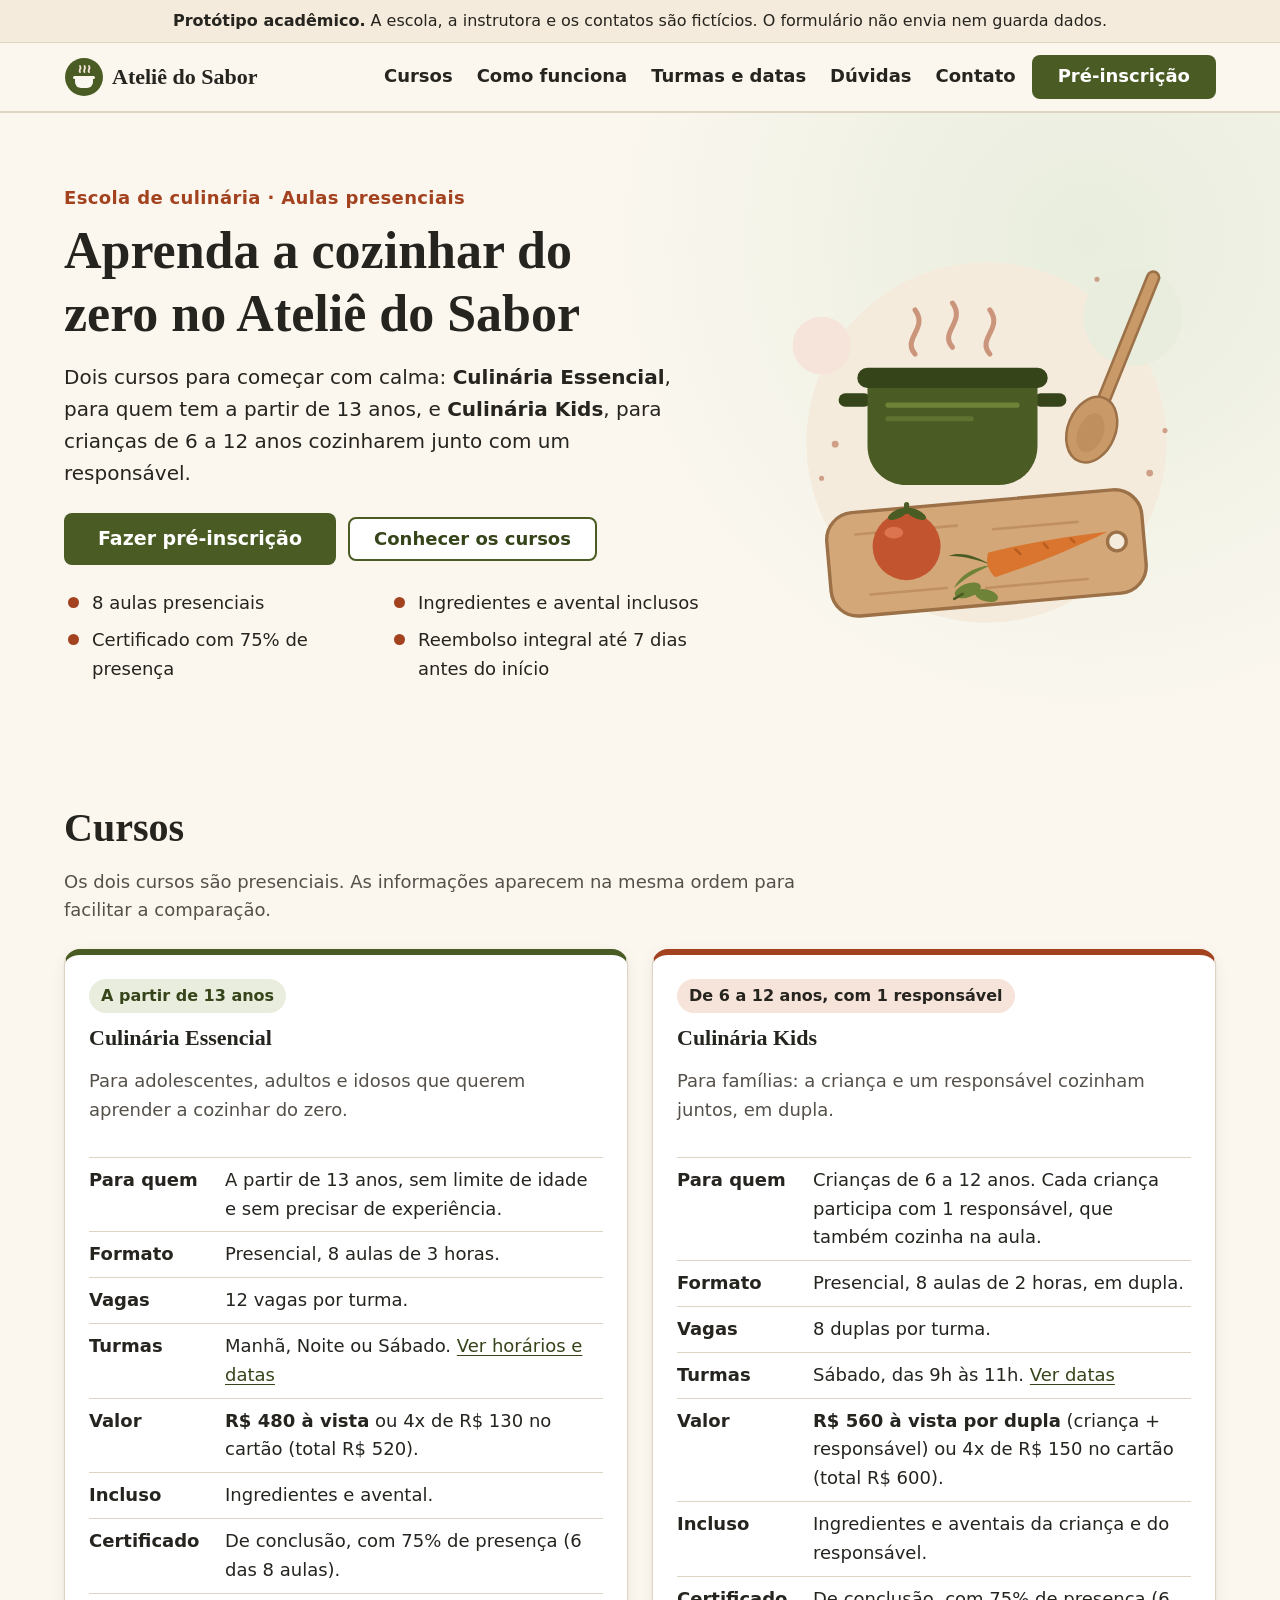
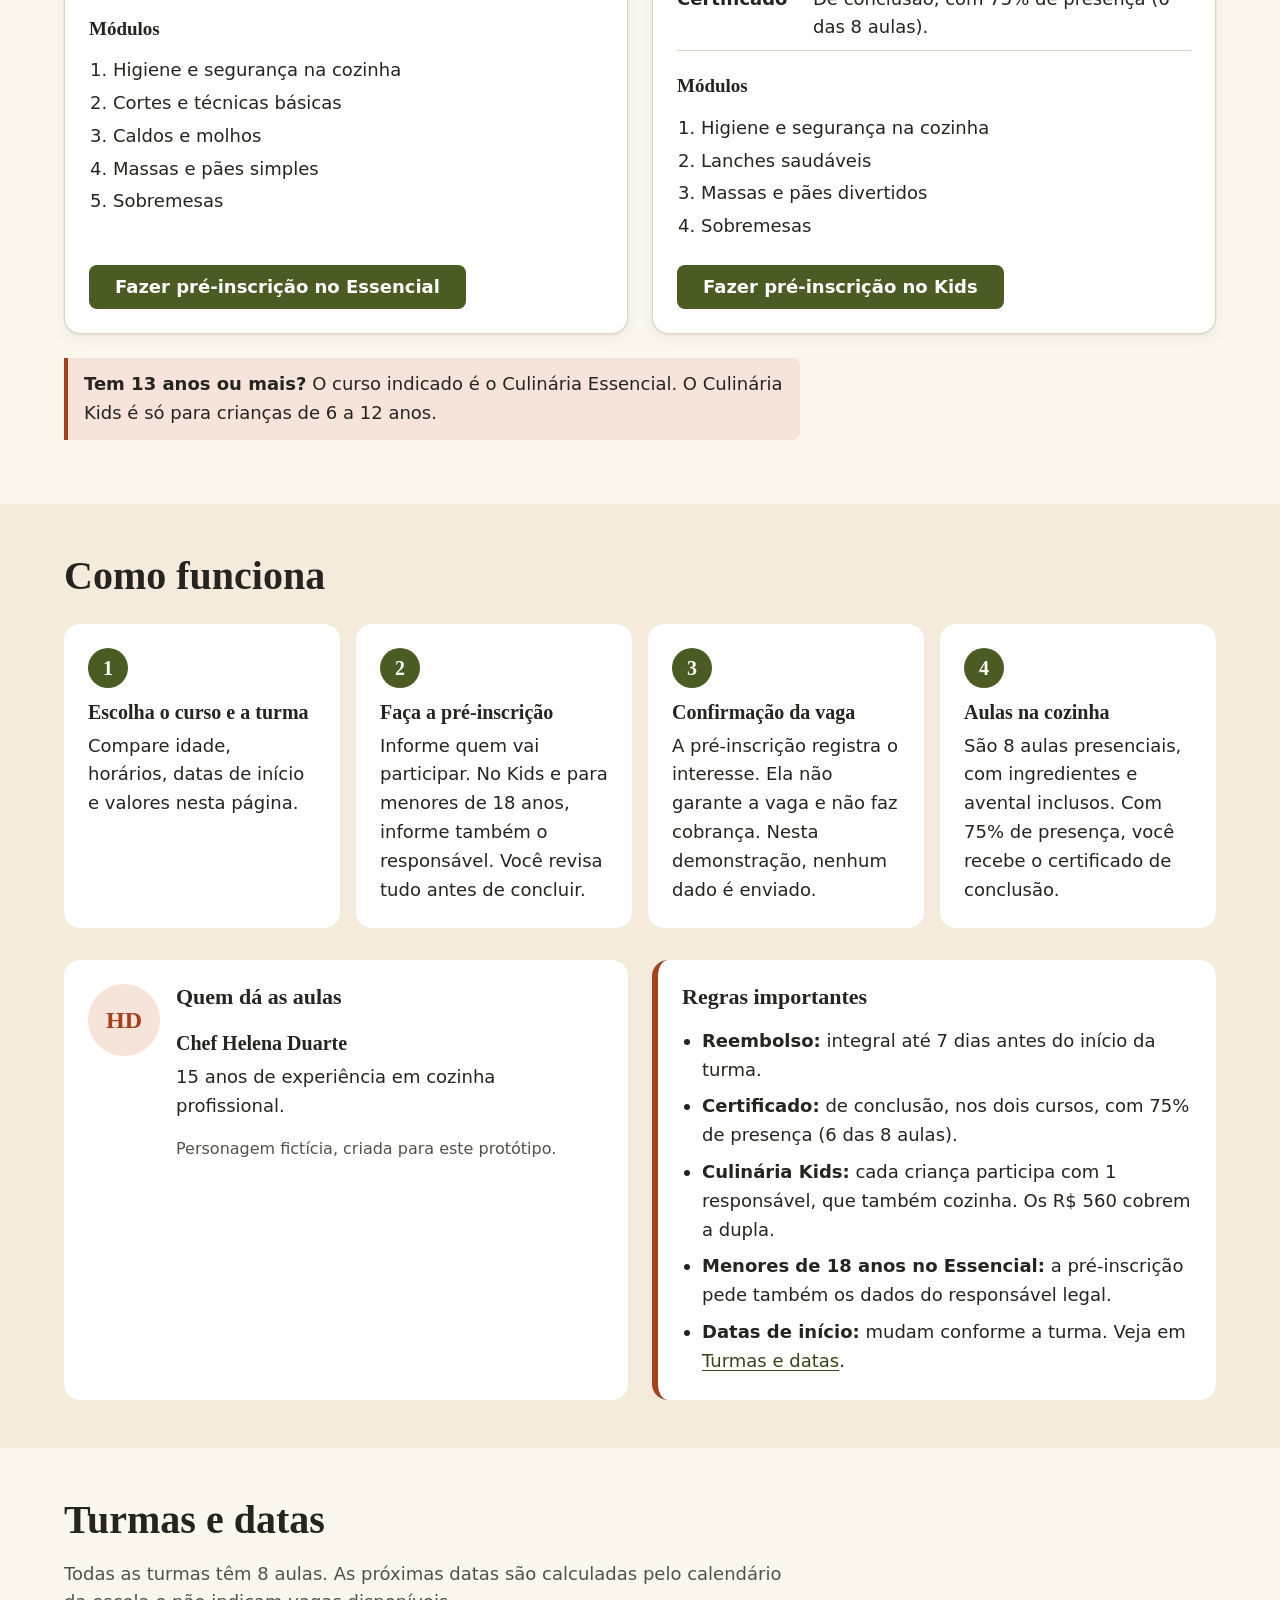
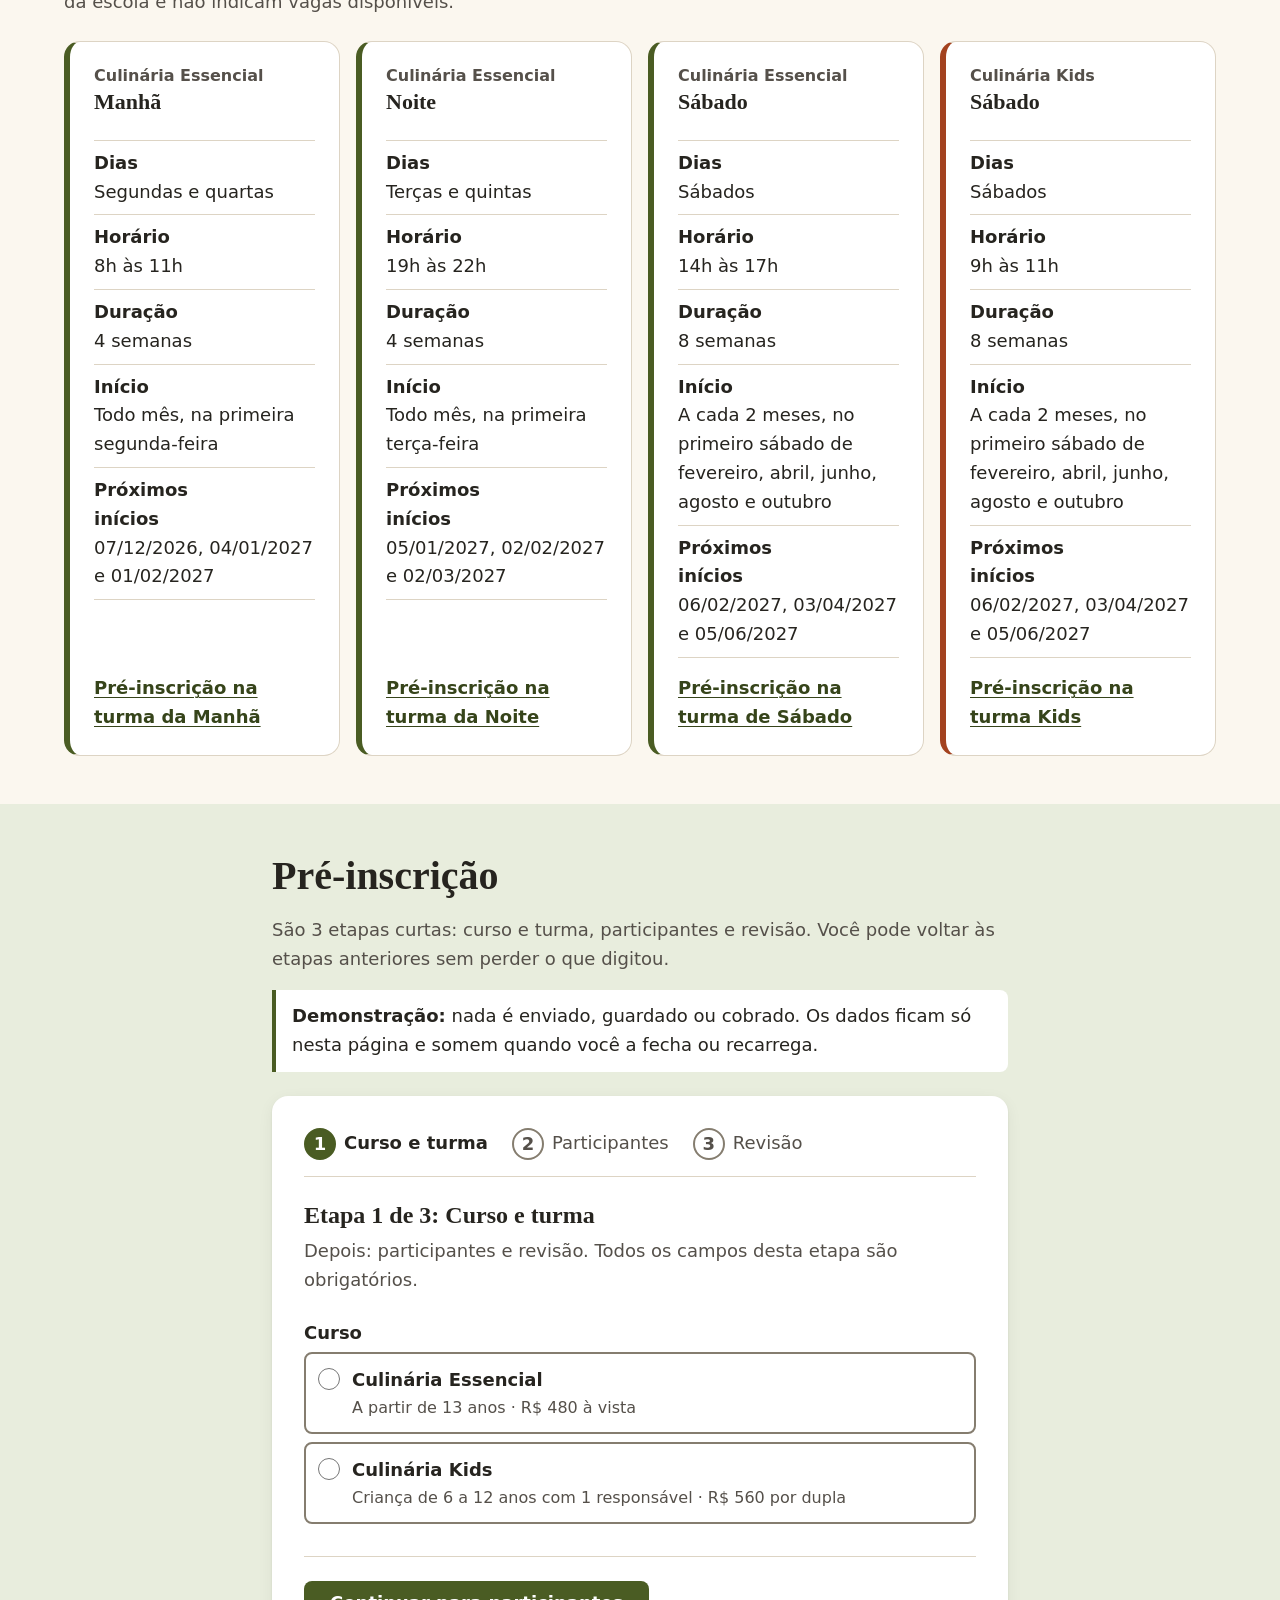
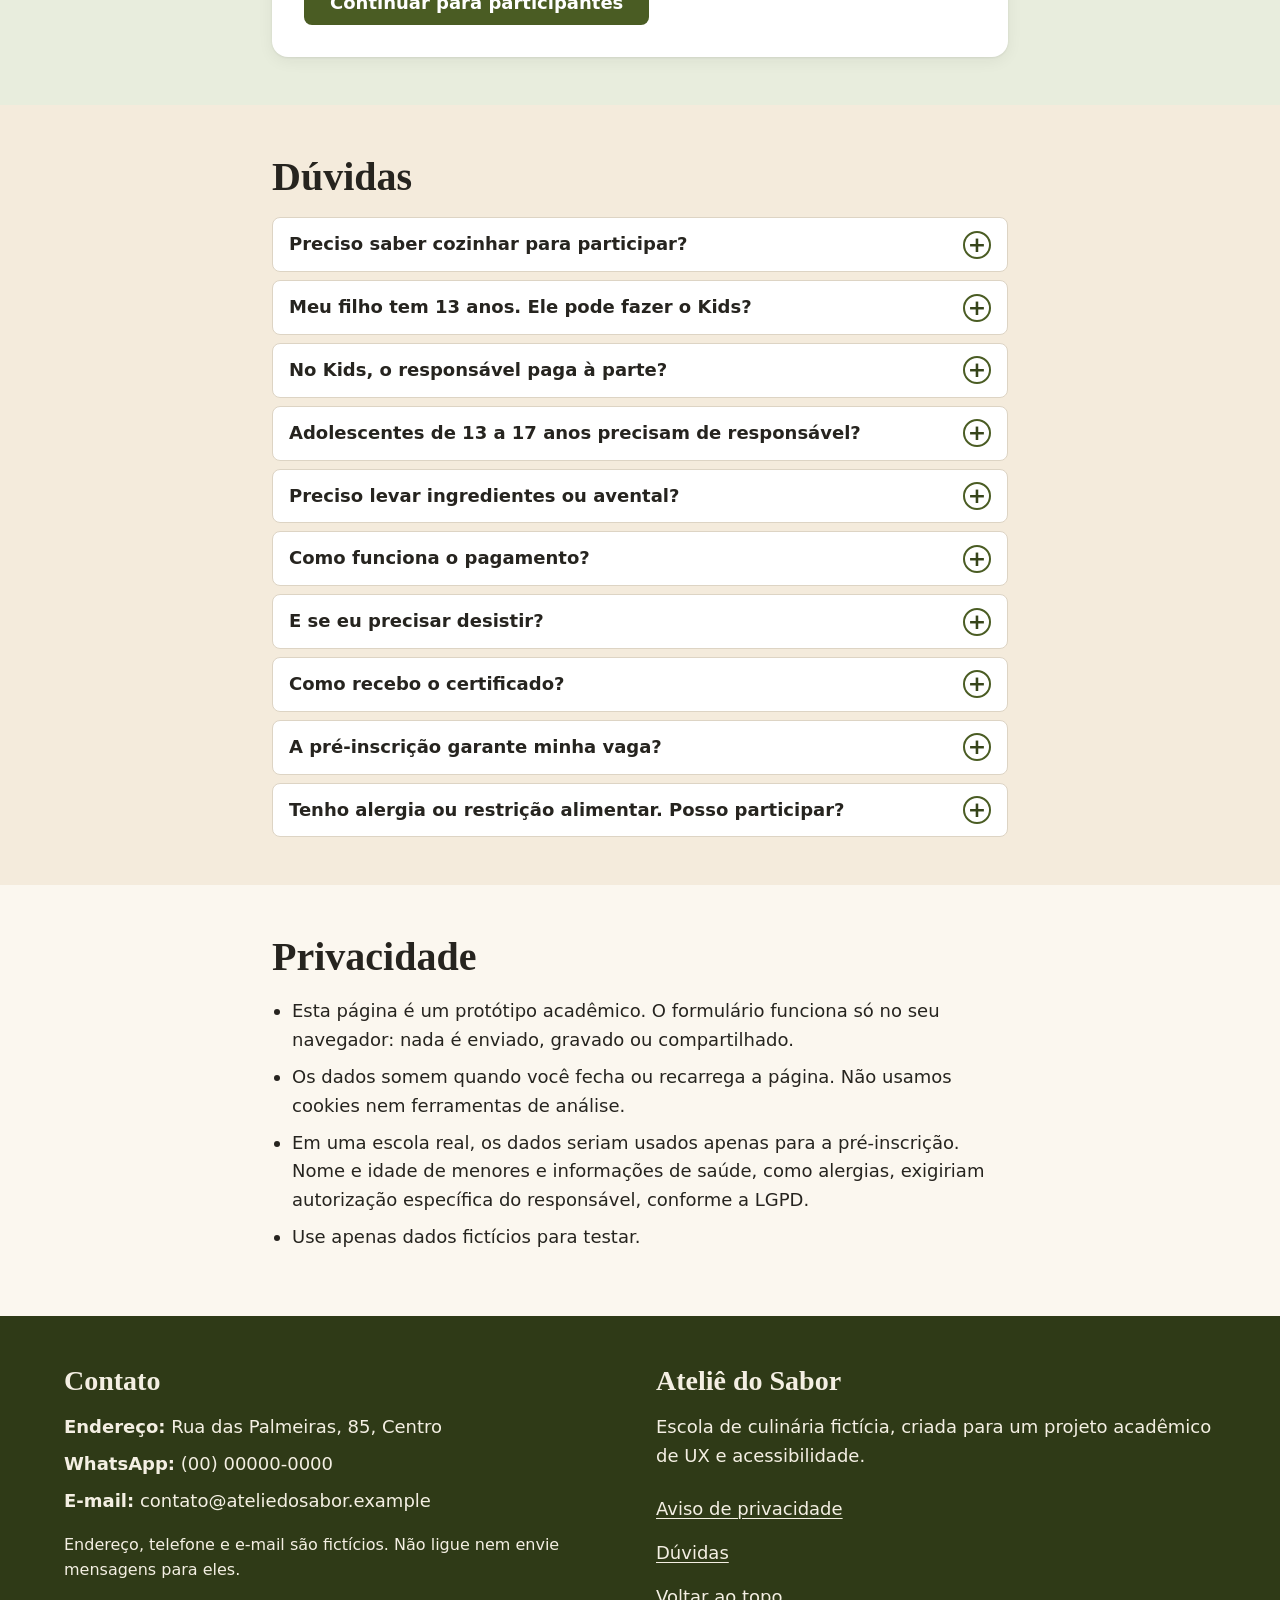
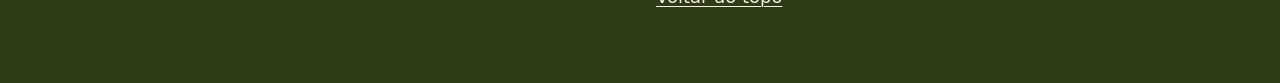
<file: index.html>
<!doctype html>
<html lang="pt-BR">
<head>
  <meta charset="utf-8">
  <meta name="viewport" content="width=device-width, initial-scale=1">
  <title>Ateliê do Sabor | Cursos de culinária Essencial e Kids</title>
  <meta name="description" content="Escola de culinária fictícia com dois cursos presenciais: Culinária Essencial, a partir de 13 anos, e Culinária Kids, para crianças de 6 a 12 anos com um responsável. Compare turmas e faça a pré-inscrição.">
  <meta name="theme-color" content="#FBF7EF">
  <link rel="icon" href="img/icone.svg" type="image/svg+xml">
  <link rel="stylesheet" href="css/style.css">
  <script>document.documentElement.classList.add('js');</script>
  <script src="js/regras.js" defer></script>
  <script src="js/app.js" defer></script>
</head>
<body id="topo">
  <a class="skip-link" href="#conteudo">Pular para o conteúdo</a>

  <aside class="demo-banner" aria-label="Aviso sobre o protótipo">
    <strong>Protótipo acadêmico.</strong> A escola, a instrutora e os contatos são fictícios. O formulário não envia nem guarda dados.
  </aside>

  <header class="site-header">
    <div class="container header-bar">
      <a class="brand" href="#topo">
        <svg class="brand__icon" viewBox="0 0 40 40" width="40" height="40" aria-hidden="true" focusable="false">
          <circle cx="20" cy="20" r="19" fill="#4A5C23"/>
          <path d="M11 22h18v3a6 6 0 0 1-6 6h-6a6 6 0 0 1-6-6z" fill="#FBF7EF"/>
          <rect x="9" y="19" width="22" height="3" rx="1.5" fill="#FBF7EF"/>
          <path d="M16 15c-2-2 2-3 0-6M20.5 15c-2-2 2-3 0-6M25 15c-2-2 2-3 0-6" fill="none" stroke="#F6E3D9" stroke-width="1.8" stroke-linecap="round"/>
        </svg>
        <span class="brand__name">Ateliê do Sabor</span>
      </a>

      <button class="menu-toggle" type="button" aria-expanded="false" aria-controls="menu-principal">
        <span class="menu-toggle__icon" aria-hidden="true"></span>
        Menu
      </button>
      <nav class="site-nav" id="menu-principal" aria-label="Principal">
        <ul class="menu">
          <li><a href="#cursos">Cursos</a></li>
          <li><a href="#como-funciona">Como funciona</a></li>
          <li><a href="#turmas">Turmas e datas</a></li>
          <li><a href="#duvidas">Dúvidas</a></li>
          <li><a href="#contato">Contato</a></li>
          <li class="menu__cta"><a class="button button--primary" href="#pre-inscricao">Pré-inscrição</a></li>
        </ul>
      </nav>
    </div>
  </header>

  <main id="conteudo" tabindex="-1">

    <!-- Apresentação -->
    <section class="hero" aria-labelledby="titulo-principal">
      <div class="container hero__grid">
        <div class="hero__text">
          <p class="eyebrow">Escola de culinária · Aulas presenciais</p>
          <h1 id="titulo-principal">Aprenda a cozinhar do zero no Ateliê do Sabor</h1>
          <p class="lead">
            Dois cursos para começar com calma: <strong>Culinária Essencial</strong>, para quem tem a partir de 13 anos,
            e <strong>Culinária Kids</strong>, para crianças de 6 a 12 anos cozinharem junto com um responsável.
          </p>
          <div class="actions">
            <a class="button button--primary button--large" href="#pre-inscricao">Fazer pré-inscrição</a>
            <a class="button button--secondary" href="#cursos">Conhecer os cursos</a>
          </div>
          <ul class="hero__facts">
            <li>8 aulas presenciais</li>
            <li>Ingredientes e avental inclusos</li>
            <li>Certificado com 75% de presença</li>
            <li>Reembolso integral até 7 dias antes do início</li>
          </ul>
        </div>
        <img class="hero__image" src="img/ilustracao-cozinha.svg" width="560" height="480" alt="" fetchpriority="high">
      </div>
    </section>

    <!-- Cursos -->
    <section class="section" id="cursos" aria-labelledby="cursos-titulo">
      <div class="container">
        <h2 id="cursos-titulo">Cursos</h2>
        <p class="section__intro">
          Os dois cursos são presenciais. As informações aparecem na mesma ordem para facilitar a comparação.
        </p>

        <div class="course-grid">
          <article class="course" aria-labelledby="essencial-titulo">
            <div class="course__header">
              <p class="course__tag">A partir de 13 anos</p>
              <h3 id="essencial-titulo">Culinária Essencial</h3>
              <p>Para adolescentes, adultos e idosos que querem aprender a cozinhar do zero.</p>
            </div>
            <dl class="facts">
              <div><dt>Para quem</dt><dd>A partir de 13 anos, sem limite de idade e sem precisar de experiência.</dd></div>
              <div><dt>Formato</dt><dd>Presencial, 8 aulas de 3 horas.</dd></div>
              <div><dt>Vagas</dt><dd>12 vagas por turma.</dd></div>
              <div><dt>Turmas</dt><dd>Manhã, Noite ou Sábado. <a href="#turmas">Ver horários e datas</a></dd></div>
              <div><dt>Valor</dt><dd><strong>R$ 480 à vista</strong> ou 4x de R$ 130 no cartão (total R$ 520).</dd></div>
              <div><dt>Incluso</dt><dd>Ingredientes e avental.</dd></div>
              <div><dt>Certificado</dt><dd>De conclusão, com 75% de presença (6 das 8 aulas).</dd></div>
            </dl>
            <h4>Módulos</h4>
            <ol class="modules">
              <li>Higiene e segurança na cozinha</li>
              <li>Cortes e técnicas básicas</li>
              <li>Caldos e molhos</li>
              <li>Massas e pães simples</li>
              <li>Sobremesas</li>
            </ol>
            <a class="button button--primary course__cta" href="#pre-inscricao" data-curso="essencial">Fazer pré-inscrição no Essencial</a>
          </article>

          <article class="course course--kids" aria-labelledby="kids-titulo">
            <div class="course__header">
              <p class="course__tag">De 6 a 12 anos, com 1 responsável</p>
              <h3 id="kids-titulo">Culinária Kids</h3>
              <p>Para famílias: a criança e um responsável cozinham juntos, em dupla.</p>
            </div>
            <dl class="facts">
              <div><dt>Para quem</dt><dd>Crianças de 6 a 12 anos. Cada criança participa com 1 responsável, que também cozinha na aula.</dd></div>
              <div><dt>Formato</dt><dd>Presencial, 8 aulas de 2 horas, em dupla.</dd></div>
              <div><dt>Vagas</dt><dd>8 duplas por turma.</dd></div>
              <div><dt>Turmas</dt><dd>Sábado, das 9h às 11h. <a href="#turmas">Ver datas</a></dd></div>
              <div><dt>Valor</dt><dd><strong>R$ 560 à vista por dupla</strong> (criança + responsável) ou 4x de R$ 150 no cartão (total R$ 600).</dd></div>
              <div><dt>Incluso</dt><dd>Ingredientes e aventais da criança e do responsável.</dd></div>
              <div><dt>Certificado</dt><dd>De conclusão, com 75% de presença (6 das 8 aulas).</dd></div>
            </dl>
            <h4>Módulos</h4>
            <ol class="modules">
              <li>Higiene e segurança na cozinha</li>
              <li>Lanches saudáveis</li>
              <li>Massas e pães divertidos</li>
              <li>Sobremesas</li>
            </ol>
            <a class="button button--primary course__cta" href="#pre-inscricao" data-curso="kids" data-turma="kids">Fazer pré-inscrição no Kids</a>
          </article>
        </div>

        <p class="note">
          <strong>Tem 13 anos ou mais?</strong> O curso indicado é o Culinária Essencial. O Culinária Kids é só para crianças de 6 a 12 anos.
        </p>
      </div>
    </section>

    <!-- Como funciona -->
    <section class="section section--tinted" id="como-funciona" aria-labelledby="como-titulo">
      <div class="container">
        <h2 id="como-titulo">Como funciona</h2>
        <ol class="journey">
          <li>
            <h3>Escolha o curso e a turma</h3>
            <p>Compare idade, horários, datas de início e valores nesta página.</p>
          </li>
          <li>
            <h3>Faça a pré-inscrição</h3>
            <p>Informe quem vai participar. No Kids e para menores de 18 anos, informe também o responsável. Você revisa tudo antes de concluir.</p>
          </li>
          <li>
            <h3>Confirmação da vaga</h3>
            <p>A pré-inscrição registra o interesse. Ela não garante a vaga e não faz cobrança. Nesta demonstração, nenhum dado é enviado.</p>
          </li>
          <li>
            <h3>Aulas na cozinha</h3>
            <p>São 8 aulas presenciais, com ingredientes e avental inclusos. Com 75% de presença, você recebe o certificado de conclusão.</p>
          </li>
        </ol>

        <div class="split">
          <article class="instructor" aria-labelledby="instrutora-titulo">
            <span class="instructor__monogram" aria-hidden="true">HD</span>
            <div>
              <h3 id="instrutora-titulo">Quem dá as aulas</h3>
              <p class="instructor__name">Chef Helena Duarte</p>
              <p>15 anos de experiência em cozinha profissional.</p>
              <p class="muted">Personagem fictícia, criada para este protótipo.</p>
            </div>
          </article>

          <div class="rules">
            <h3 id="regras-titulo">Regras importantes</h3>
            <ul>
              <li><strong>Reembolso:</strong> integral até 7 dias antes do início da turma.</li>
              <li><strong>Certificado:</strong> de conclusão, nos dois cursos, com 75% de presença (6 das 8 aulas).</li>
              <li><strong>Culinária Kids:</strong> cada criança participa com 1 responsável, que também cozinha. Os R$ 560 cobrem a dupla.</li>
              <li><strong>Menores de 18 anos no Essencial:</strong> a pré-inscrição pede também os dados do responsável legal.</li>
              <li><strong>Datas de início:</strong> mudam conforme a turma. Veja em <a href="#turmas">Turmas e datas</a>.</li>
            </ul>
          </div>
        </div>
      </div>
    </section>

    <!-- Turmas e datas -->
    <section class="section" id="turmas" aria-labelledby="turmas-titulo">
      <div class="container">
        <h2 id="turmas-titulo">Turmas e datas</h2>
        <p class="section__intro">
          Todas as turmas têm 8 aulas. As próximas datas são calculadas pelo calendário da escola e não indicam vagas disponíveis.
        </p>

        <ul class="class-grid">
          <li class="class-card">
            <h3><span class="class-card__course">Culinária Essencial</span> Manhã</h3>
            <dl class="facts facts--compact">
              <div><dt>Dias</dt><dd>Segundas e quartas</dd></div>
              <div><dt>Horário</dt><dd>8h às 11h</dd></div>
              <div><dt>Duração</dt><dd>4 semanas</dd></div>
              <div><dt>Início</dt><dd>Todo mês, na primeira segunda-feira</dd></div>
              <div hidden><dt>Próximos inícios</dt><dd data-proximos="manha"></dd></div>
            </dl>
            <a class="class-card__link" href="#pre-inscricao" data-curso="essencial" data-turma="manha">Pré-inscrição na turma da Manhã</a>
          </li>
          <li class="class-card">
            <h3><span class="class-card__course">Culinária Essencial</span> Noite</h3>
            <dl class="facts facts--compact">
              <div><dt>Dias</dt><dd>Terças e quintas</dd></div>
              <div><dt>Horário</dt><dd>19h às 22h</dd></div>
              <div><dt>Duração</dt><dd>4 semanas</dd></div>
              <div><dt>Início</dt><dd>Todo mês, na primeira terça-feira</dd></div>
              <div hidden><dt>Próximos inícios</dt><dd data-proximos="noite"></dd></div>
            </dl>
            <a class="class-card__link" href="#pre-inscricao" data-curso="essencial" data-turma="noite">Pré-inscrição na turma da Noite</a>
          </li>
          <li class="class-card">
            <h3><span class="class-card__course">Culinária Essencial</span> Sábado</h3>
            <dl class="facts facts--compact">
              <div><dt>Dias</dt><dd>Sábados</dd></div>
              <div><dt>Horário</dt><dd>14h às 17h</dd></div>
              <div><dt>Duração</dt><dd>8 semanas</dd></div>
              <div><dt>Início</dt><dd>A cada 2 meses, no primeiro sábado de fevereiro, abril, junho, agosto e outubro</dd></div>
              <div hidden><dt>Próximos inícios</dt><dd data-proximos="sabado"></dd></div>
            </dl>
            <a class="class-card__link" href="#pre-inscricao" data-curso="essencial" data-turma="sabado">Pré-inscrição na turma de Sábado</a>
          </li>
          <li class="class-card class-card--kids">
            <h3><span class="class-card__course">Culinária Kids</span> Sábado</h3>
            <dl class="facts facts--compact">
              <div><dt>Dias</dt><dd>Sábados</dd></div>
              <div><dt>Horário</dt><dd>9h às 11h</dd></div>
              <div><dt>Duração</dt><dd>8 semanas</dd></div>
              <div><dt>Início</dt><dd>A cada 2 meses, no primeiro sábado de fevereiro, abril, junho, agosto e outubro</dd></div>
              <div hidden><dt>Próximos inícios</dt><dd data-proximos="kids"></dd></div>
            </dl>
            <a class="class-card__link" href="#pre-inscricao" data-curso="kids" data-turma="kids">Pré-inscrição na turma Kids</a>
          </li>
        </ul>
      </div>
    </section>

    <!-- Pré-inscrição -->
    <section class="section section--form" id="pre-inscricao" aria-labelledby="pre-titulo">
      <div class="container container--narrow">
        <h2 id="pre-titulo">Pré-inscrição</h2>
        <p class="section__intro">
          São 3 etapas curtas: curso e turma, participantes e revisão. Você pode voltar às etapas anteriores sem perder o que digitou.
        </p>
        <p class="callout">
          <strong>Demonstração:</strong> nada é enviado, guardado ou cobrado. Os dados ficam só nesta página e somem quando você a fecha ou recarrega.
        </p>

        <noscript>
          <p class="callout callout--warning">
            O formulário de demonstração precisa de JavaScript ativado. Cursos, turmas, regras e contatos continuam disponíveis nesta página.
          </p>
        </noscript>

        <div class="enroll" id="inscricao" hidden>
          <ol class="progress" id="progresso" aria-label="Etapas da pré-inscrição">
            <li aria-current="step"><span class="progress__number" aria-hidden="true">1</span> Curso e turma<span class="sr-only progress__state"></span></li>
            <li><span class="progress__number" aria-hidden="true">2</span> Participantes<span class="sr-only progress__state"></span></li>
            <li><span class="progress__number" aria-hidden="true">3</span> Revisão<span class="sr-only progress__state"></span></li>
          </ol>

          <p class="sr-only" id="aviso-formulario" aria-live="polite"></p>

          <!--
            method="dialog" fora de um <dialog> não envia nada: mesmo sem JavaScript,
            nenhum dado sai da página. Com JavaScript, cada envio é tratado em js/app.js.
          -->

          <!-- Etapa 1 -->
          <form class="step" id="etapa-1" method="dialog" novalidate aria-labelledby="etapa-1-titulo">
            <h3 class="step__title" id="etapa-1-titulo" tabindex="-1">Etapa 1 de 3: Curso e turma</h3>
            <p class="step__next">Depois: participantes e revisão. Todos os campos desta etapa são obrigatórios.</p>
            <div class="error-summary" id="etapa-1-erros" role="group" tabindex="-1" hidden></div>

            <fieldset class="field" id="grupo-curso" data-campo="curso">
              <legend class="field__label">Curso</legend>
              <p class="field-error" id="curso-erro" hidden></p>
              <div class="choices">
                <label class="choice">
                  <input type="radio" name="curso" value="essencial" required>
                  <span class="choice__text">
                    <span class="choice__title">Culinária Essencial</span>
                    <span class="choice__hint">A partir de 13 anos · R$ 480 à vista</span>
                  </span>
                </label>
                <label class="choice">
                  <input type="radio" name="curso" value="kids" required>
                  <span class="choice__text">
                    <span class="choice__title">Culinária Kids</span>
                    <span class="choice__hint">Criança de 6 a 12 anos com 1 responsável · R$ 560 por dupla</span>
                  </span>
                </label>
              </div>
            </fieldset>

            <fieldset class="field" id="grupo-turma" data-campo="turma" aria-describedby="turma-dica" hidden>
              <legend class="field__label">Turma</legend>
              <p class="field__hint" id="turma-dica">Escolha uma das turmas.</p>
              <p class="field-error" id="turma-erro" hidden></p>
              <div class="choices">
                <label class="choice" data-curso="essencial">
                  <input type="radio" name="turma" value="manha" required>
                  <span class="choice__text">
                    <span class="choice__title">Manhã</span>
                    <span class="choice__hint">Segundas e quartas, 8h às 11h · 4 semanas</span>
                  </span>
                </label>
                <label class="choice" data-curso="essencial">
                  <input type="radio" name="turma" value="noite" required>
                  <span class="choice__text">
                    <span class="choice__title">Noite</span>
                    <span class="choice__hint">Terças e quintas, 19h às 22h · 4 semanas</span>
                  </span>
                </label>
                <label class="choice" data-curso="essencial">
                  <input type="radio" name="turma" value="sabado" required>
                  <span class="choice__text">
                    <span class="choice__title">Sábado</span>
                    <span class="choice__hint">Sábados, 14h às 17h · 8 semanas</span>
                  </span>
                </label>
                <label class="choice" data-curso="kids">
                  <input type="radio" name="turma" value="kids" required>
                  <span class="choice__text">
                    <span class="choice__title">Sábado</span>
                    <span class="choice__hint">Sábados, 9h às 11h · 8 semanas</span>
                  </span>
                </label>
              </div>
            </fieldset>

            <fieldset class="field" id="grupo-data-inicio" data-campo="data-inicio" aria-describedby="data-inicio-dica" hidden>
              <legend class="field__label">Data de início</legend>
              <p class="field__hint" id="data-inicio-dica">Próximas datas previstas para a turma escolhida. A pré-inscrição não garante a vaga.</p>
              <p class="field-error" id="data-inicio-erro" hidden></p>
              <div class="choices choices--inline" id="opcoes-data-inicio"></div>
            </fieldset>

            <fieldset class="field" id="grupo-pagamento" data-campo="pagamento" aria-describedby="pagamento-dica" hidden>
              <legend class="field__label">Forma de pagamento preferida</legend>
              <p class="field__hint" id="pagamento-dica">É só uma preferência para a revisão. Não pedimos dados de cartão nem fazemos cobrança.</p>
              <p class="field-error" id="pagamento-erro" hidden></p>
              <div class="choices">
                <label class="choice">
                  <input type="radio" name="pagamento" value="avista" required>
                  <span class="choice__text">
                    <span class="choice__title">À vista</span>
                    <span class="choice__hint" data-valor="avista"></span>
                  </span>
                </label>
                <label class="choice">
                  <input type="radio" name="pagamento" value="cartao" required>
                  <span class="choice__text">
                    <span class="choice__title">Cartão de crédito em 4x</span>
                    <span class="choice__hint" data-valor="cartao"></span>
                  </span>
                </label>
              </div>
            </fieldset>

            <div class="step__actions">
              <button class="button button--primary" type="submit">Continuar para participantes</button>
            </div>
          </form>

          <!-- Etapa 2 -->
          <form class="step" id="etapa-2" method="dialog" novalidate aria-labelledby="etapa-2-titulo" hidden>
            <h3 class="step__title" id="etapa-2-titulo" tabindex="-1">Etapa 2 de 3: Participantes</h3>
            <p class="step__next" id="etapa-2-intro">Depois: revisão.</p>
            <div class="error-summary" id="etapa-2-erros" role="group" tabindex="-1" hidden></div>

            <fieldset class="group">
              <legend class="group__title">Seus dados</legend>
              <p class="group__intro">De quem está preenchendo. Servem para contato sobre esta pré-inscrição.</p>

              <div class="field" data-campo="nome">
                <label class="field__label" for="nome">Seu nome completo <span class="req">(obrigatório)</span></label>
                <p class="field-error" id="nome-erro" hidden></p>
                <input class="input" id="nome" name="nome" type="text" autocomplete="name" required>
              </div>

              <div class="field" data-campo="email">
                <label class="field__label" for="email">Seu e-mail <span class="req">(obrigatório)</span></label>
                <p class="field__hint" id="email-dica">Exemplo: nome@exemplo.com.br</p>
                <p class="field-error" id="email-erro" hidden></p>
                <input class="input" id="email" name="email" type="email" inputmode="email" autocomplete="email" autocapitalize="none" spellcheck="false" aria-describedby="email-dica" required>
                <p class="field-suggestion" id="email-sugestao" hidden>
                  Você quis dizer <strong id="email-sugestao-texto"></strong>?
                  <button class="link-button" type="button" id="usar-sugestao">Usar este e-mail</button>
                </p>
              </div>

              <div class="field" data-campo="telefone">
                <label class="field__label" for="telefone">Seu telefone com DDD <span class="req">(obrigatório)</span></label>
                <p class="field__hint" id="telefone-dica">Pode digitar com ou sem pontuação. Exemplo: (86) 99999-9999</p>
                <p class="field-error" id="telefone-erro" hidden></p>
                <input class="input input--medium" id="telefone" name="telefone" type="tel" inputmode="tel" autocomplete="tel" aria-describedby="telefone-dica" required>
              </div>
            </fieldset>

            <!-- Culinária Essencial -->
            <div id="bloco-essencial" hidden>
              <fieldset class="group">
                <legend class="group__title">Participante do curso</legend>

                <fieldset class="field" id="grupo-participante" data-campo="participante">
                  <legend class="field__label">Quem vai fazer o curso? <span class="req">(obrigatório)</span></legend>
                  <p class="field-error" id="participante-erro" hidden></p>
                  <div class="choices choices--inline">
                    <label class="choice"><input type="radio" name="participante" value="eu" required><span class="choice__text"><span class="choice__title">Eu</span></span></label>
                    <label class="choice"><input type="radio" name="participante" value="outra" required><span class="choice__text"><span class="choice__title">Outra pessoa</span></span></label>
                  </div>
                </fieldset>

                <div class="field" id="campo-participante-nome" data-campo="participante-nome" hidden>
                  <label class="field__label" for="participante-nome">Nome completo do participante <span class="req">(obrigatório)</span></label>
                  <p class="field-error" id="participante-nome-erro" hidden></p>
                  <input class="input" id="participante-nome" name="participante-nome" type="text" autocomplete="off" required>
                </div>

                <div class="field" data-campo="participante-idade">
                  <label class="field__label" for="participante-idade">Idade de quem vai fazer o curso, no início das aulas <span class="req">(obrigatório)</span></label>
                  <p class="field__hint" id="participante-idade-dica">A partir de 13 anos, sem limite de idade. Digite só o número.</p>
                  <p class="field-error" id="participante-idade-erro" hidden></p>
                  <input class="input input--short" id="participante-idade" name="participante-idade" type="text" inputmode="numeric" autocomplete="off" maxlength="9" aria-describedby="participante-idade-dica" required>
                </div>
              </fieldset>

              <fieldset class="group group--revealed" id="bloco-responsavel-legal" hidden>
                <legend class="group__title">Responsável legal</legend>
                <p class="group__intro">Como o participante tem menos de 18 anos, a pré-inscrição precisa dos dados do responsável legal.</p>

                <fieldset class="field" id="grupo-responsavel-legal" data-campo="responsavel-legal" hidden>
                  <legend class="field__label">Você é o responsável legal pelo participante? <span class="req">(obrigatório)</span></legend>
                  <p class="field-error" id="responsavel-legal-erro" hidden></p>
                  <div class="choices">
                    <label class="choice"><input type="radio" name="responsavel-legal" value="eu" required><span class="choice__text"><span class="choice__title">Sim, usar os meus dados</span></span></label>
                    <label class="choice"><input type="radio" name="responsavel-legal" value="outra" required><span class="choice__text"><span class="choice__title">Não, vou informar outra pessoa</span></span></label>
                  </div>
                </fieldset>

                <p class="reuse" id="responsavel-legal-reuso" hidden>Vamos usar o nome e o telefone que você informou em “Seus dados”.</p>

                <div id="campos-responsavel-legal" hidden>
                  <div class="field" data-campo="responsavel-legal-nome">
                    <label class="field__label" for="responsavel-legal-nome">Nome completo do responsável legal <span class="req">(obrigatório)</span></label>
                    <p class="field-error" id="responsavel-legal-nome-erro" hidden></p>
                    <input class="input" id="responsavel-legal-nome" name="responsavel-legal-nome" type="text" autocomplete="off" required>
                  </div>
                  <div class="field" data-campo="responsavel-legal-telefone">
                    <label class="field__label" for="responsavel-legal-telefone">Telefone do responsável legal, com DDD <span class="req">(obrigatório)</span></label>
                    <p class="field__hint" id="responsavel-legal-telefone-dica">Exemplo: (86) 99999-9999</p>
                    <p class="field-error" id="responsavel-legal-telefone-erro" hidden></p>
                    <input class="input input--medium" id="responsavel-legal-telefone" name="responsavel-legal-telefone" type="tel" inputmode="tel" autocomplete="off" aria-describedby="responsavel-legal-telefone-dica" required>
                  </div>
                </div>
              </fieldset>
            </div>

            <!-- Culinária Kids -->
            <div id="bloco-kids" hidden>
              <fieldset class="group">
                <legend class="group__title">Dados da criança</legend>
                <div class="field" data-campo="crianca-nome">
                  <label class="field__label" for="crianca-nome">Nome completo da criança <span class="req">(obrigatório)</span></label>
                  <p class="field-error" id="crianca-nome-erro" hidden></p>
                  <input class="input" id="crianca-nome" name="crianca-nome" type="text" autocomplete="off" required>
                </div>
                <div class="field" data-campo="crianca-idade">
                  <label class="field__label" for="crianca-idade">Idade da criança no início das aulas <span class="req">(obrigatório)</span></label>
                  <p class="field__hint" id="crianca-idade-dica">De 6 a 12 anos. Digite só o número.</p>
                  <p class="field-error" id="crianca-idade-erro" hidden></p>
                  <input class="input input--short" id="crianca-idade" name="crianca-idade" type="text" inputmode="numeric" autocomplete="off" maxlength="9" aria-describedby="crianca-idade-dica" required>
                </div>
              </fieldset>

              <fieldset class="group">
                <legend class="group__title">Responsável que cozinha com a criança</legend>
                <p class="group__intro">No Kids, cada criança participa com 1 responsável, que também cozinha. O valor de R$ 560 cobre a dupla.</p>

                <fieldset class="field" id="grupo-responsavel-aula" data-campo="responsavel-aula">
                  <legend class="field__label">Quem vai cozinhar com a criança nas aulas? <span class="req">(obrigatório)</span></legend>
                  <p class="field-error" id="responsavel-aula-erro" hidden></p>
                  <div class="choices">
                    <label class="choice"><input type="radio" name="responsavel-aula" value="eu" required><span class="choice__text"><span class="choice__title">Eu, usar os meus dados</span></span></label>
                    <label class="choice"><input type="radio" name="responsavel-aula" value="outra" required><span class="choice__text"><span class="choice__title">Outra pessoa responsável</span></span></label>
                  </div>
                </fieldset>

                <p class="reuse" id="responsavel-aula-reuso" hidden>Vamos usar o nome e o telefone que você informou em “Seus dados”.</p>

                <div id="campos-responsavel-aula" hidden>
                  <div class="field" data-campo="responsavel-aula-nome">
                    <label class="field__label" for="responsavel-aula-nome">Nome completo do responsável <span class="req">(obrigatório)</span></label>
                    <p class="field-error" id="responsavel-aula-nome-erro" hidden></p>
                    <input class="input" id="responsavel-aula-nome" name="responsavel-aula-nome" type="text" autocomplete="off" required>
                  </div>
                  <div class="field" data-campo="responsavel-aula-telefone">
                    <label class="field__label" for="responsavel-aula-telefone">Telefone do responsável, com DDD <span class="req">(obrigatório)</span></label>
                    <p class="field__hint" id="responsavel-aula-telefone-dica">Exemplo: (86) 99999-9999</p>
                    <p class="field-error" id="responsavel-aula-telefone-erro" hidden></p>
                    <input class="input input--medium" id="responsavel-aula-telefone" name="responsavel-aula-telefone" type="tel" inputmode="tel" autocomplete="off" aria-describedby="responsavel-aula-telefone-dica" required>
                  </div>
                </div>
              </fieldset>
            </div>

            <!-- Autorização para dados de menor de idade -->
            <fieldset class="group" id="bloco-autorizacao-menor" hidden>
              <legend class="group__title">Autorização para dados de menor de idade</legend>
              <p class="group__intro" id="autorizacao-menor-dica">Nome e idade de crianças e adolescentes só podem ser usados com autorização do responsável legal. Em uma escola real, serviriam apenas para organizar a turma.</p>
              <div class="field field--check" data-campo="autorizacao-menor">
                <p class="field-error" id="autorizacao-menor-erro" hidden></p>
                <label class="check">
                  <input type="checkbox" id="autorizacao-menor" name="autorizacao-menor" aria-describedby="autorizacao-menor-dica" required>
                  <span>O responsável legal está ciente e autoriza o uso do nome e da idade do participante nesta pré-inscrição. <span class="req">(obrigatório)</span></span>
                </label>
              </div>
            </fieldset>

            <!-- Alergias e restrições -->
            <fieldset class="group">
              <legend class="group__title">Alergias e restrições alimentares <span class="opt">(opcional)</span></legend>
              <p class="group__intro" id="alergias-dica">Se houver alguma, informe para que a equipe possa planejar as receitas e a segurança na cozinha.</p>
              <label class="check">
                <input type="checkbox" id="informar-alergias" name="informar-alergias" aria-describedby="alergias-dica">
                <span>Quero informar alergias ou restrições alimentares</span>
              </label>

              <div class="revealed" id="bloco-alergias" hidden>
                <fieldset class="field" id="grupo-alergias-pessoa" data-campo="alergias-pessoa" hidden>
                  <legend class="field__label">A quem se referem? <span class="req">(obrigatório)</span></legend>
                  <p class="field-error" id="alergias-pessoa-erro" hidden></p>
                  <div class="choices choices--inline">
                    <label class="choice"><input type="radio" name="alergias-pessoa" value="crianca" required><span class="choice__text"><span class="choice__title">À criança</span></span></label>
                    <label class="choice"><input type="radio" name="alergias-pessoa" value="responsavel" required><span class="choice__text"><span class="choice__title">Ao responsável</span></span></label>
                    <label class="choice"><input type="radio" name="alergias-pessoa" value="ambos" required><span class="choice__text"><span class="choice__title">Aos dois</span></span></label>
                  </div>
                </fieldset>

                <div class="field" data-campo="alergias-descricao">
                  <label class="field__label" for="alergias-descricao">Descreva as alergias ou restrições <span class="req">(obrigatório)</span></label>
                  <p class="field__hint" id="alergias-descricao-dica">Exemplo: alergia a amendoim; não consome lactose.</p>
                  <p class="field-error" id="alergias-descricao-erro" hidden></p>
                  <textarea class="input" id="alergias-descricao" name="alergias-descricao" rows="3" aria-describedby="alergias-descricao-dica" required></textarea>
                </div>

                <div class="field field--check" data-campo="autorizacao-saude">
                  <p class="field__hint" id="autorizacao-saude-dica">Alergias são dados de saúde. Esta autorização é separada das demais.</p>
                  <p class="field-error" id="autorizacao-saude-erro" hidden></p>
                  <label class="check">
                    <input type="checkbox" id="autorizacao-saude" name="autorizacao-saude" aria-describedby="autorizacao-saude-dica" required>
                    <span>Autorizo o uso destas informações de saúde apenas para planejar as receitas e a segurança nas aulas. <span class="req">(obrigatório para informar alergias)</span></span>
                  </label>
                </div>
              </div>
            </fieldset>

            <!-- Privacidade -->
            <fieldset class="group">
              <legend class="group__title">Privacidade</legend>
              <p class="group__intro" id="privacidade-dica">
                Resumo: nesta demonstração, os dados ficam só nesta página e não são enviados a ninguém.
                <a href="#privacidade">Ler o aviso de privacidade completo</a>
              </p>
              <div class="field field--check" data-campo="aceite-privacidade">
                <p class="field-error" id="aceite-privacidade-erro" hidden></p>
                <label class="check">
                  <input type="checkbox" id="aceite-privacidade" name="aceite-privacidade" aria-describedby="privacidade-dica" required>
                  <span>Li o aviso de privacidade e concordo com o uso destes dados para a pré-inscrição. <span class="req">(obrigatório)</span></span>
                </label>
              </div>
            </fieldset>

            <div class="step__actions">
              <button class="button button--secondary" type="button" data-voltar="1">Voltar para curso e turma</button>
              <button class="button button--primary" type="submit">Continuar para revisão</button>
            </div>
          </form>

          <!-- Etapa 3 -->
          <form class="step" id="etapa-3" method="dialog" novalidate aria-labelledby="etapa-3-titulo" hidden>
            <h3 class="step__title" id="etapa-3-titulo" tabindex="-1">Etapa 3 de 3: Revisão</h3>
            <p class="step__next">Última etapa. Confira os dados e edite o que for preciso antes de concluir.</p>

            <div id="revisao-conteudo"></div>

            <p class="callout">
              Ao concluir, <strong>nada é enviado nem cobrado</strong>: esta é uma demonstração.
            </p>

            <div class="callout callout--error" id="falha-conclusao" tabindex="-1" hidden>
              <p><strong>Não foi possível concluir agora.</strong> Seus dados continuam preenchidos.</p>
              <button class="button button--secondary" type="button" id="tentar-novamente">Tentar novamente</button>
            </div>

            <div class="step__actions">
              <button class="button button--secondary" type="button" data-voltar="2">Voltar para participantes</button>
              <button class="button button--primary" type="submit" id="botao-concluir">
                <span class="spinner" aria-hidden="true"></span>
                <span class="button__label">Concluir pré-inscrição</span>
              </button>
            </div>
          </form>

          <div class="confirmation" id="confirmacao" role="status"></div>
        </div>
      </div>
    </section>

    <!-- Dúvidas -->
    <section class="section section--tinted" id="duvidas" aria-labelledby="duvidas-titulo">
      <div class="container container--narrow">
        <h2 id="duvidas-titulo">Dúvidas</h2>
        <div class="faq">
          <details>
            <summary>Preciso saber cozinhar para participar?</summary>
            <p>Não. O Culinária Essencial não exige experiência. Os dois cursos começam pelo módulo de higiene e segurança na cozinha.</p>
          </details>
          <details>
            <summary>Meu filho tem 13 anos. Ele pode fazer o Kids?</summary>
            <p>Não. O Culinária Kids é para crianças de 6 a 12 anos. A partir de 13 anos, o curso indicado é o Culinária Essencial, que não tem limite de idade.</p>
          </details>
          <details>
            <summary>No Kids, o responsável paga à parte?</summary>
            <p>Não. O valor de R$ 560 à vista (ou 4x de R$ 150 no cartão, total R$ 600) é por dupla: criança + responsável. Os aventais dos dois e os ingredientes estão inclusos.</p>
          </details>
          <details>
            <summary>Adolescentes de 13 a 17 anos precisam de responsável?</summary>
            <p>Na pré-inscrição, sim: pedimos o nome e o telefone do responsável legal e a autorização dele. A participação de um responsável na cozinha é uma regra só do Culinária Kids.</p>
          </details>
          <details>
            <summary>Preciso levar ingredientes ou avental?</summary>
            <p>Não. Ingredientes e avental estão inclusos. No Kids, estão inclusos os aventais da criança e do responsável.</p>
          </details>
          <details>
            <summary>Como funciona o pagamento?</summary>
            <p>No Essencial: R$ 480 à vista ou 4x de R$ 130 no cartão (total R$ 520). No Kids: R$ 560 à vista ou 4x de R$ 150 no cartão (total R$ 600). Nesta demonstração, nada é cobrado e não pedimos dados de cartão.</p>
          </details>
          <details>
            <summary>E se eu precisar desistir?</summary>
            <p>O reembolso é integral até 7 dias antes do início da turma. Depois desse prazo, fale com a escola pelos contatos do rodapé.</p>
          </details>
          <details>
            <summary>Como recebo o certificado?</summary>
            <p>Os dois cursos dão certificado de conclusão com 75% de presença, ou seja, 6 das 8 aulas.</p>
          </details>
          <details>
            <summary>A pré-inscrição garante minha vaga?</summary>
            <p>Não. Ela registra o interesse em uma turma e data. Nesta demonstração, nenhum dado é enviado, por isso nada é reservado.</p>
          </details>
          <details>
            <summary>Tenho alergia ou restrição alimentar. Posso participar?</summary>
            <p>Você pode informar alergias e restrições no formulário, de forma opcional, para que a equipe planeje as receitas e a segurança na cozinha. Essa informação pede uma autorização separada.</p>
          </details>
        </div>
      </div>
    </section>

    <!-- Privacidade -->
    <section class="section" id="privacidade" aria-labelledby="privacidade-titulo">
      <div class="container container--narrow">
        <h2 id="privacidade-titulo">Privacidade</h2>
        <ul class="plain-list">
          <li>Esta página é um protótipo acadêmico. O formulário funciona só no seu navegador: nada é enviado, gravado ou compartilhado.</li>
          <li>Os dados somem quando você fecha ou recarrega a página. Não usamos cookies nem ferramentas de análise.</li>
          <li>Em uma escola real, os dados seriam usados apenas para a pré-inscrição. Nome e idade de menores e informações de saúde, como alergias, exigiriam autorização específica do responsável, conforme a LGPD.</li>
          <li>Use apenas dados fictícios para testar.</li>
        </ul>
      </div>
    </section>
  </main>

  <footer class="site-footer" id="contato" aria-labelledby="contato-titulo">
    <div class="container footer-grid">
      <div>
        <h2 id="contato-titulo">Contato</h2>
        <address>
          <p><span class="footer-label">Endereço:</span> Rua das Palmeiras, 85, Centro</p>
          <p><span class="footer-label">WhatsApp:</span> (00) 00000-0000</p>
          <p><span class="footer-label">E-mail:</span> contato@ateliedosabor.example</p>
        </address>
        <p class="footer-note">Endereço, telefone e e-mail são fictícios. Não ligue nem envie mensagens para eles.</p>
      </div>
      <div>
        <h2 class="footer-heading">Ateliê do Sabor</h2>
        <p>Escola de culinária fictícia, criada para um projeto acadêmico de UX e acessibilidade.</p>
        <ul class="footer-links">
          <li><a href="#privacidade">Aviso de privacidade</a></li>
          <li><a href="#duvidas">Dúvidas</a></li>
          <li><a href="#topo">Voltar ao topo</a></li>
        </ul>
      </div>
    </div>
  </footer>
</body>
</html>
</file>
<file: css/style.css>
/*
 * Ateliê do Sabor: estilo de livro de receitas.
 * Mobile first. Cores e tipografia centralizadas em :root.
 * Contraste das combinações principais conferido no README.
 */

:root {
  /* Cores */
  --cor-papel: #FBF7EF;
  --cor-superficie: #FFFFFF;
  --cor-creme: #F4EBDC;
  --cor-salvia: #E8EDDD;
  --cor-texto: #26241F;
  --cor-texto-suave: #55504A;
  --cor-oliva: #4A5C23;
  --cor-oliva-escura: #36441A;
  --cor-terracota: #A3421F;
  --cor-terracota-clara: #F6E3D9;
  --cor-borda: #857D6F;
  --cor-divisoria: #DDD4C4;
  --cor-erro: #A11D17;
  --cor-erro-fundo: #FCEBE8;
  --cor-sucesso: #2E5A2A;
  --cor-sucesso-fundo: #E6F0E1;
  --cor-rodape: #2F3A17;
  --cor-rodape-texto: #F4EFE3;
  --cor-foco: #26241F;

  /* Tipografia */
  --fonte-titulo: Georgia, "Times New Roman", serif;
  --fonte-texto: system-ui, -apple-system, "Segoe UI", Roboto, "Helvetica Neue", Arial, sans-serif;
  --texto-base: 1.125rem;
  --texto-pequeno: 1rem;
  --altura-linha: 1.6;

  /* Espaçamento */
  --espaco-1: 0.25rem;
  --espaco-2: 0.5rem;
  --espaco-3: 0.75rem;
  --espaco-4: 1rem;
  --espaco-5: 1.5rem;
  --espaco-6: 2rem;
  --espaco-7: 3rem;
  --espaco-8: 4.5rem;

  /* Formas */
  --raio: 0.5rem;
  --raio-grande: 1rem;
  --largura-maxima: 72rem;
  --largura-texto: 46rem;
  --alvo-minimo: 2.75rem;
  --sombra: 0 1px 2px rgb(38 36 31 / 0.08), 0 4px 16px rgb(38 36 31 / 0.06);
}

/* ---------- Base ---------- */

*,
*::before,
*::after {
  box-sizing: border-box;
}

[hidden] {
  display: none !important;
}

html {
  -webkit-text-size-adjust: 100%;
  text-size-adjust: 100%;
  scroll-padding-top: var(--espaco-4);
}

@media (prefers-reduced-motion: no-preference) {
  html {
    scroll-behavior: smooth;
  }
}

body {
  margin: 0;
  background: var(--cor-papel);
  color: var(--cor-texto);
  font-family: var(--fonte-texto);
  font-size: var(--texto-base);
  line-height: var(--altura-linha);
  overflow-wrap: break-word;
}

h1,
h2,
h3,
h4 {
  font-family: var(--fonte-titulo);
  font-weight: 700;
  line-height: 1.2;
  margin: 0 0 var(--espaco-4);
  text-wrap: balance;
}

h1 {
  font-size: clamp(2.125rem, 1.6rem + 2.4vw, 3.25rem);
}

h2 {
  font-size: clamp(1.875rem, 1.6rem + 1.2vw, 2.5rem);
}

h3 {
  font-size: 1.375rem;
}

h4 {
  font-size: 1.1875rem;
}

p,
ul,
ol,
dl {
  margin: 0 0 var(--espaco-4);
}

img,
svg {
  max-width: 100%;
}

a {
  color: var(--cor-oliva-escura);
  text-decoration-thickness: 0.08em;
  text-underline-offset: 0.18em;
}

a:hover {
  text-decoration-thickness: 0.16em;
}

strong {
  font-weight: 700;
}

:focus-visible {
  outline: 3px solid var(--cor-foco);
  outline-offset: 3px;
}

[tabindex="-1"]:focus {
  outline: none;
}

[tabindex="-1"]:focus-visible {
  outline: 3px solid var(--cor-foco);
  outline-offset: 3px;
}

.sr-only {
  position: absolute !important;
  width: 1px;
  height: 1px;
  padding: 0;
  margin: -1px;
  overflow: hidden;
  clip: rect(0 0 0 0);
  white-space: nowrap;
  border: 0;
}

.container {
  width: min(100% - 2 * var(--espaco-4), var(--largura-maxima));
  margin-inline: auto;
}

.container--narrow {
  max-width: var(--largura-texto);
}

.muted {
  color: var(--cor-texto-suave);
  font-size: var(--texto-pequeno);
}

/* ---------- Link de salto e aviso do protótipo ---------- */

.skip-link {
  position: absolute;
  top: var(--espaco-2);
  left: var(--espaco-2);
  z-index: 100;
  padding: var(--espaco-3) var(--espaco-4);
  background: var(--cor-superficie);
  color: var(--cor-texto);
  font-weight: 700;
  border: 2px solid var(--cor-texto);
  border-radius: var(--raio);
  transform: translateY(-200%);
}

.skip-link:focus {
  transform: none;
}

.demo-banner {
  margin: 0;
  padding: var(--espaco-2) var(--espaco-4);
  background: var(--cor-creme);
  color: var(--cor-texto);
  font-size: var(--texto-pequeno);
  text-align: center;
  border-bottom: 1px solid var(--cor-divisoria);
}

/* ---------- Cabeçalho e menu ---------- */

.site-header {
  background: var(--cor-papel);
  border-bottom: 1px solid var(--cor-divisoria);
}

.header-bar {
  display: flex;
  flex-wrap: wrap;
  align-items: center;
  justify-content: space-between;
  gap: var(--espaco-3);
  padding-block: var(--espaco-3);
}

.brand {
  display: inline-flex;
  align-items: center;
  gap: var(--espaco-2);
  min-height: var(--alvo-minimo);
  color: var(--cor-texto);
  text-decoration: none;
  font-family: var(--fonte-titulo);
  font-size: 1.375rem;
  font-weight: 700;
}

.brand:hover .brand__name {
  text-decoration: underline;
  text-decoration-thickness: 0.08em;
  text-underline-offset: 0.18em;
}

.brand__icon {
  flex: none;
}

.site-nav {
  flex: 1 1 100%;
}

.menu-toggle {
  display: none;
}

.menu {
  display: flex;
  flex-wrap: wrap;
  gap: var(--espaco-1) var(--espaco-2);
  margin: 0;
  padding: 0;
  list-style: none;
}

.menu a:not(.button) {
  display: inline-flex;
  align-items: center;
  min-height: var(--alvo-minimo);
  padding: var(--espaco-1) var(--espaco-2);
  color: var(--cor-texto);
  font-weight: 600;
  text-decoration: none;
  border-radius: var(--raio);
}

.menu a:not(.button):hover {
  text-decoration: underline;
  text-decoration-thickness: 0.1em;
  text-underline-offset: 0.25em;
}

.menu a[aria-current] {
  color: var(--cor-oliva-escura);
  text-decoration: underline;
  text-decoration-thickness: 0.15em;
  text-underline-offset: 0.3em;
}

/* Com JavaScript, o menu vira um botão em telas estreitas. Sem JavaScript, fica sempre visível. */
@media (max-width: 61.99em) {
  .js .menu-toggle {
    display: inline-flex;
    align-items: center;
    gap: var(--espaco-2);
    min-height: var(--alvo-minimo);
    padding: var(--espaco-2) var(--espaco-4);
    background: var(--cor-superficie);
    color: var(--cor-texto);
    font: inherit;
    font-weight: 700;
    border: 2px solid var(--cor-borda);
    border-radius: var(--raio);
    cursor: pointer;
  }

  .js .menu-toggle:hover {
    border-color: var(--cor-texto);
  }

  .js .menu-toggle[aria-expanded="false"] + .site-nav {
    display: none;
  }

  .js .menu {
    flex-direction: column;
    padding-block: var(--espaco-2);
    border-top: 1px solid var(--cor-divisoria);
  }

  .js .menu a:not(.button) {
    width: 100%;
  }

  .menu__cta {
    margin-top: var(--espaco-2);
  }
}

.menu-toggle__icon,
.menu-toggle__icon::before,
.menu-toggle__icon::after {
  display: block;
  width: 1.125rem;
  height: 2px;
  background: currentColor;
  border-radius: 1px;
}

.menu-toggle__icon {
  position: relative;
}

.menu-toggle__icon::before,
.menu-toggle__icon::after {
  content: "";
  position: absolute;
  left: 0;
}

.menu-toggle__icon::before {
  top: -6px;
}

.menu-toggle__icon::after {
  top: 6px;
}

.menu-toggle[aria-expanded="true"] .menu-toggle__icon {
  background: transparent;
}

.menu-toggle[aria-expanded="true"] .menu-toggle__icon::before {
  top: 0;
  transform: rotate(45deg);
}

.menu-toggle[aria-expanded="true"] .menu-toggle__icon::after {
  top: 0;
  transform: rotate(-45deg);
}

@media (min-width: 62em) {
  .header-bar {
    flex-wrap: nowrap;
  }

  .site-nav {
    flex: 0 1 auto;
  }

  .menu {
    align-items: center;
    justify-content: flex-end;
  }
}

/* Cabeçalho fixo só em telas largas e altas; com zoom ou tela pequena, ele fica no fluxo. */
@media (min-width: 62em) and (min-height: 40em) {
  .site-header {
    position: sticky;
    top: 0;
    z-index: 20;
    box-shadow: 0 1px 0 var(--cor-divisoria);
  }

  html {
    scroll-padding-top: 6.5rem;
  }
}

/* ---------- Botões ---------- */

.button {
  display: inline-flex;
  align-items: center;
  justify-content: center;
  gap: var(--espaco-2);
  max-width: 100%;
  min-height: var(--alvo-minimo);
  padding: var(--espaco-2) var(--espaco-5);
  font: inherit;
  font-weight: 700;
  line-height: 1.25;
  text-align: center;
  text-decoration: none;
  border: 2px solid transparent;
  border-radius: var(--raio);
  cursor: pointer;
}

.button--primary {
  background: var(--cor-oliva);
  color: #FFFFFF;
}

.button--primary:hover {
  background: var(--cor-oliva-escura);
  text-decoration: underline;
  text-underline-offset: 0.2em;
}

.button--primary:active {
  background: #28330F;
  transform: translateY(1px);
}

.button--secondary {
  background: var(--cor-superficie);
  color: var(--cor-oliva-escura);
  border-color: var(--cor-oliva);
}

.button--secondary:hover {
  background: var(--cor-salvia);
  text-decoration: underline;
  text-underline-offset: 0.2em;
}

.button--secondary:active {
  background: #D9E1C8;
  transform: translateY(1px);
}

.button--large {
  min-height: 3.25rem;
  padding-inline: var(--espaco-6);
  font-size: 1.1875rem;
}

.button[aria-disabled="true"] {
  background: #D6D0C4;
  color: var(--cor-texto-suave);
  border-color: #D6D0C4;
  text-decoration: none;
  transform: none;
  cursor: not-allowed;
}

.button.is-loading {
  cursor: progress;
}

.spinner {
  display: none;
  width: 1.1em;
  height: 1.1em;
  border: 3px solid currentColor;
  border-right-color: transparent;
  border-radius: 50%;
}

.is-loading .spinner {
  display: inline-block;
  animation: girar 0.8s linear infinite;
}

@keyframes girar {
  to {
    transform: rotate(360deg);
  }
}

.link-button {
  display: inline;
  min-height: var(--alvo-minimo);
  padding: var(--espaco-2) var(--espaco-1);
  background: none;
  color: var(--cor-oliva-escura);
  font: inherit;
  font-weight: 700;
  text-decoration: underline;
  text-decoration-thickness: 0.08em;
  text-underline-offset: 0.18em;
  border: 0;
  cursor: pointer;
}

.link-button:hover {
  text-decoration-thickness: 0.16em;
}

.actions,
.step__actions {
  display: flex;
  flex-wrap: wrap;
  gap: var(--espaco-3);
  align-items: center;
}

/* ---------- Seções ---------- */

.section {
  padding-block: var(--espaco-7);
}

.section--tinted {
  background: var(--cor-creme);
}

.section__intro {
  max-width: var(--largura-texto);
  color: var(--cor-texto-suave);
}

.eyebrow {
  margin-bottom: var(--espaco-2);
  color: var(--cor-terracota);
  font-weight: 700;
  letter-spacing: 0.02em;
}

.note {
  max-width: var(--largura-texto);
  margin-top: var(--espaco-5);
  padding: var(--espaco-3) var(--espaco-4);
  background: var(--cor-terracota-clara);
  border-left: 4px solid var(--cor-terracota);
  border-radius: 0 var(--raio) var(--raio) 0;
}

/* ---------- Apresentação ---------- */

.hero {
  padding-block: var(--espaco-6) var(--espaco-7);
  background:
    radial-gradient(circle at 85% 20%, var(--cor-salvia) 0, transparent 40%),
    var(--cor-papel);
}

.hero__grid {
  display: grid;
  gap: var(--espaco-6);
  align-items: center;
}

/*
 * Com texto muito ampliado em tela estreita, uma palavra pode ser mais larga que a coluna.
 * Os itens podem encolher e a palavra quebra, em vez de criar rolagem horizontal.
 */
.hero__grid > *,
.course-grid > *,
.journey > *,
.split > *,
.class-grid > *,
.footer-grid > *,
.choices > *,
.choice__text,
.check > span,
.facts dt,
.facts dd {
  min-width: 0;
}

h1,
h2,
h3,
.button,
.course__tag,
.progress li,
.faq summary,
.choice__text,
.check > span,
.facts dd {
  overflow-wrap: anywhere;
}

.lead {
  max-width: 38rem;
  font-size: 1.25rem;
}

.hero .actions {
  margin-block: var(--espaco-5);
}

.hero__facts {
  display: grid;
  gap: var(--espaco-2);
  margin: 0;
  padding: 0;
  list-style: none;
}

.hero__facts li {
  position: relative;
  padding-left: 1.75rem;
}

.hero__facts li::before {
  content: "";
  position: absolute;
  left: 0.25rem;
  top: 0.45em;
  width: 0.7rem;
  height: 0.7rem;
  background: var(--cor-terracota);
  border-radius: 50%;
}

.hero__image {
  justify-self: center;
  width: 100%;
  max-width: 30rem;
  height: auto;
}

@media (min-width: 56em) {
  .hero {
    padding-block: var(--espaco-8);
  }

  .hero__grid {
    grid-template-columns: 1.15fr 0.85fr;
  }

  .hero__facts {
    grid-template-columns: repeat(2, minmax(0, 1fr));
  }
}

/* ---------- Cursos ---------- */

.course-grid {
  display: grid;
  grid-template-columns: repeat(auto-fit, minmax(min(100%, 24rem), 1fr));
  gap: var(--espaco-5);
  margin-top: var(--espaco-5);
}

.course {
  display: flex;
  flex-direction: column;
  padding: var(--espaco-5);
  background: var(--cor-superficie);
  border: 1px solid var(--cor-divisoria);
  border-top: 6px solid var(--cor-oliva);
  border-radius: var(--raio-grande);
  box-shadow: var(--sombra);
}

.course--kids {
  border-top-color: var(--cor-terracota);
}

.course__tag {
  display: inline-block;
  margin-bottom: var(--espaco-3);
  padding: var(--espaco-1) var(--espaco-3);
  background: var(--cor-salvia);
  color: var(--cor-oliva-escura);
  font-size: var(--texto-pequeno);
  font-weight: 700;
  border-radius: 999px;
}

.course--kids .course__tag {
  background: var(--cor-terracota-clara);
  color: var(--cor-texto);
}

.course__header p:last-child {
  color: var(--cor-texto-suave);
}

.course__cta {
  margin-top: auto;
  align-self: flex-start;
}

.facts {
  margin: var(--espaco-4) 0 var(--espaco-5);
  border-top: 1px solid var(--cor-divisoria);
}

.facts > div {
  display: flex;
  flex-wrap: wrap;
  gap: 0 var(--espaco-4);
  padding-block: var(--espaco-2);
  border-bottom: 1px solid var(--cor-divisoria);
}

.facts dt {
  flex: 0 1 7.5rem;
  font-weight: 700;
}

.facts dd {
  flex: 1 1 14rem;
  margin: 0;
}

.facts--compact dt {
  flex-basis: 6.5rem;
}

.facts--compact dd {
  flex-basis: 10rem;
}

.modules {
  margin-bottom: var(--espaco-5);
  padding-left: 1.5rem;
}

.modules li + li {
  margin-top: var(--espaco-1);
}

/* ---------- Como funciona ---------- */

.journey {
  display: grid;
  grid-template-columns: repeat(auto-fit, minmax(min(100%, 15rem), 1fr));
  gap: var(--espaco-4);
  margin: var(--espaco-5) 0 var(--espaco-6);
  padding: 0;
  list-style: none;
  counter-reset: passo;
}

.journey li {
  counter-increment: passo;
  padding: var(--espaco-5);
  background: var(--cor-superficie);
  border-radius: var(--raio-grande);
}

.journey li::before {
  content: counter(passo);
  display: grid;
  place-items: center;
  width: 2.5rem;
  height: 2.5rem;
  margin-bottom: var(--espaco-3);
  background: var(--cor-oliva);
  color: #FFFFFF;
  font-family: var(--fonte-titulo);
  font-size: 1.25rem;
  font-weight: 700;
  border-radius: 50%;
}

.journey h3 {
  font-size: 1.25rem;
  margin-bottom: var(--espaco-2);
}

.journey p {
  margin: 0;
}

.split {
  display: grid;
  grid-template-columns: repeat(auto-fit, minmax(min(100%, 22rem), 1fr));
  gap: var(--espaco-5);
}

.instructor {
  display: flex;
  flex-wrap: wrap;
  gap: var(--espaco-4);
  align-items: flex-start;
  padding: var(--espaco-5);
  background: var(--cor-superficie);
  border-radius: var(--raio-grande);
}

.instructor__monogram {
  display: grid;
  place-items: center;
  flex: none;
  width: 4.5rem;
  height: 4.5rem;
  background: var(--cor-terracota-clara);
  color: var(--cor-terracota);
  font-family: var(--fonte-titulo);
  font-size: 1.5rem;
  font-weight: 700;
  border-radius: 50%;
}

.instructor > div {
  flex: 1 1 14rem;
}

.instructor__name {
  margin-bottom: var(--espaco-1);
  font-family: var(--fonte-titulo);
  font-size: 1.25rem;
  font-weight: 700;
}

.rules {
  padding: var(--espaco-5);
  background: var(--cor-superficie);
  border-left: 6px solid var(--cor-terracota);
  border-radius: var(--raio-grande);
}

.rules ul {
  margin: 0;
  padding-left: 1.25rem;
}

.rules li + li {
  margin-top: var(--espaco-2);
}

/* ---------- Turmas ---------- */

.class-grid {
  display: grid;
  grid-template-columns: repeat(auto-fit, minmax(min(100%, 16rem), 1fr));
  gap: var(--espaco-4);
  margin: var(--espaco-5) 0 0;
  padding: 0;
  list-style: none;
}

.class-card {
  display: flex;
  flex-direction: column;
  padding: var(--espaco-5);
  background: var(--cor-superficie);
  border: 1px solid var(--cor-divisoria);
  border-left: 6px solid var(--cor-oliva);
  border-radius: var(--raio-grande);
}

.class-card--kids {
  border-left-color: var(--cor-terracota);
}

.class-card h3 {
  margin-bottom: var(--espaco-2);
}

.class-card__course {
  display: block;
  margin-bottom: var(--espaco-1);
  color: var(--cor-texto-suave);
  font-family: var(--fonte-texto);
  font-size: var(--texto-pequeno);
  font-weight: 600;
}

.class-card .facts {
  margin-bottom: var(--espaco-4);
}

.class-card__link {
  display: inline-flex;
  align-items: center;
  min-height: var(--alvo-minimo);
  margin-top: auto;
  font-weight: 700;
}

/* ---------- Formulário ---------- */

.section--form {
  background: var(--cor-salvia);
}

.callout {
  padding: var(--espaco-3) var(--espaco-4);
  background: var(--cor-superficie);
  border-left: 4px solid var(--cor-oliva);
  border-radius: 0 var(--raio) var(--raio) 0;
}

.callout--warning {
  border-left-color: var(--cor-terracota);
}

.callout--error {
  background: var(--cor-erro-fundo);
  border-left-color: var(--cor-erro);
}

.callout--error p {
  margin-bottom: var(--espaco-3);
}

.enroll {
  margin-top: var(--espaco-5);
  padding: var(--espaco-5) var(--espaco-4);
  background: var(--cor-superficie);
  border-radius: var(--raio-grande);
  box-shadow: var(--sombra);
}

@media (min-width: 40em) {
  .enroll {
    padding: var(--espaco-6);
  }
}

.progress {
  display: flex;
  flex-wrap: wrap;
  gap: var(--espaco-2) var(--espaco-5);
  margin: 0 0 var(--espaco-5);
  padding: 0 0 var(--espaco-4);
  list-style: none;
  border-bottom: 1px solid var(--cor-divisoria);
}

.progress li {
  display: inline-flex;
  align-items: center;
  gap: var(--espaco-2);
  color: var(--cor-texto-suave);
}

.progress__number {
  display: grid;
  place-items: center;
  width: 2rem;
  height: 2rem;
  font-weight: 700;
  border: 2px solid var(--cor-borda);
  border-radius: 50%;
}

.progress li[aria-current="step"] {
  color: var(--cor-texto);
  font-weight: 700;
}

.progress li[aria-current="step"] .progress__number {
  background: var(--cor-oliva);
  color: #FFFFFF;
  border-color: var(--cor-oliva);
}

.progress li.is-done .progress__number {
  background: var(--cor-salvia);
  color: var(--cor-oliva-escura);
  border-color: var(--cor-oliva);
}

.step__title {
  font-size: 1.5rem;
  margin-bottom: var(--espaco-2);
}

.step__next {
  color: var(--cor-texto-suave);
}

.step__actions {
  margin-top: var(--espaco-6);
  padding-top: var(--espaco-5);
  border-top: 1px solid var(--cor-divisoria);
}

fieldset {
  min-width: 0;
  margin: 0;
  padding: 0;
  border: 0;
}

legend {
  padding: 0;
}

.group {
  margin-top: var(--espaco-6);
}

.group--revealed,
.revealed {
  padding: var(--espaco-4);
  background: var(--cor-papel);
  border-left: 4px solid var(--cor-terracota);
  border-radius: 0 var(--raio) var(--raio) 0;
}

.revealed {
  margin-top: var(--espaco-4);
}

.group__title {
  margin-bottom: var(--espaco-2);
  font-family: var(--fonte-titulo);
  font-size: 1.3125rem;
  font-weight: 700;
}

.group__intro {
  color: var(--cor-texto-suave);
}

.field {
  margin-top: var(--espaco-5);
}

.group > .field:first-of-type,
.group__intro + .field {
  margin-top: var(--espaco-4);
}

.field__label {
  display: block;
  margin-bottom: var(--espaco-1);
  font-weight: 700;
}

.req,
.opt {
  color: var(--cor-texto-suave);
  font-family: var(--fonte-texto);
  font-size: var(--texto-pequeno);
  font-weight: 400;
}

.field__hint {
  margin-bottom: var(--espaco-2);
  color: var(--cor-texto-suave);
  font-size: var(--texto-pequeno);
}

.input {
  display: block;
  width: 100%;
  min-height: var(--alvo-minimo);
  padding: var(--espaco-2) var(--espaco-3);
  background: var(--cor-superficie);
  color: var(--cor-texto);
  font: inherit;
  border: 2px solid var(--cor-borda);
  border-radius: var(--raio);
}

.input:hover {
  border-color: var(--cor-texto-suave);
}

.input:focus-visible {
  outline-offset: 2px;
}

.input--medium {
  max-width: 16rem;
}

.input--short {
  max-width: 8rem;
}

textarea.input {
  min-height: 6rem;
  resize: vertical;
}

.field--invalid .input,
.field--invalid .choice {
  border-color: var(--cor-erro);
}

.field--invalid .input {
  border-width: 3px;
}

.field-error {
  display: flex;
  gap: var(--espaco-2);
  align-items: flex-start;
  margin-bottom: var(--espaco-2);
  color: var(--cor-erro);
  font-weight: 700;
}

.field-error__icon {
  display: grid;
  place-items: center;
  flex: none;
  width: 1.4rem;
  height: 1.4rem;
  margin-top: 0.15em;
  background: var(--cor-erro);
  color: #FFFFFF;
  font-size: 0.9375rem;
  line-height: 1;
  border-radius: 50%;
}

.field-suggestion {
  margin: var(--espaco-2) 0 0;
  padding: var(--espaco-2) var(--espaco-3);
  background: var(--cor-terracota-clara);
  border-radius: var(--raio);
}

.choices {
  display: grid;
  gap: var(--espaco-2);
}

.choices--inline {
  grid-template-columns: repeat(auto-fit, minmax(min(100%, 11rem), 1fr));
}

.choice,
.check {
  display: flex;
  gap: var(--espaco-3);
  align-items: flex-start;
  cursor: pointer;
}

.choice {
  min-height: var(--alvo-minimo);
  padding: var(--espaco-3);
  background: var(--cor-superficie);
  border: 2px solid var(--cor-borda);
  border-radius: var(--raio);
}

.choice:hover {
  border-color: var(--cor-texto);
}

.choice:has(input:checked) {
  background: var(--cor-salvia);
  border-color: var(--cor-oliva);
  box-shadow: inset 0 0 0 1px var(--cor-oliva);
}

.choice:has(input:focus-visible) {
  outline: 3px solid var(--cor-foco);
  outline-offset: 2px;
}

.choice input:focus-visible {
  outline: none;
}

.choice input,
.check input {
  flex: none;
  width: 1.375rem;
  height: 1.375rem;
  margin: 0.15em 0 0;
  accent-color: var(--cor-oliva);
  cursor: pointer;
}

.choice__text {
  display: grid;
}

.choice__title {
  font-weight: 700;
}

.choice__hint {
  color: var(--cor-texto-suave);
  font-size: var(--texto-pequeno);
}

.check {
  padding-block: var(--espaco-2);
}

.check input:focus-visible {
  outline-offset: 2px;
}

.field--check {
  margin-top: var(--espaco-3);
}

.reuse {
  margin-top: var(--espaco-4);
  padding: var(--espaco-3) var(--espaco-4);
  background: var(--cor-salvia);
  border-radius: var(--raio);
}

.error-summary {
  margin-block: var(--espaco-4);
  padding: var(--espaco-4);
  background: var(--cor-superficie);
  border: 3px solid var(--cor-erro);
  border-radius: var(--raio);
}

.error-summary h4 {
  margin-bottom: var(--espaco-2);
  color: var(--cor-erro);
}

.error-summary ul {
  margin: 0;
  padding-left: 1.25rem;
}

.error-summary li + li {
  margin-top: var(--espaco-2);
}

.error-summary a {
  color: var(--cor-erro);
  font-weight: 700;
}

.error-summary:focus-visible {
  outline-offset: 4px;
}

/* ---------- Revisão e confirmação ---------- */

.review-group {
  margin-top: var(--espaco-5);
  padding: var(--espaco-4);
  border: 1px solid var(--cor-divisoria);
  border-radius: var(--raio);
}

.review-group__header {
  display: flex;
  flex-wrap: wrap;
  gap: var(--espaco-2) var(--espaco-4);
  align-items: baseline;
  justify-content: space-between;
}

.review-group__header h4 {
  margin: 0;
}

.review-group .facts {
  margin-bottom: 0;
}

.confirmation:empty {
  display: none;
}

.confirmation {
  padding: var(--espaco-5);
  background: var(--cor-sucesso-fundo);
  border-left: 6px solid var(--cor-sucesso);
  border-radius: 0 var(--raio-grande) var(--raio-grande) 0;
}

.confirmation h3 {
  color: var(--cor-sucesso);
}

.confirmation h4 {
  margin-top: var(--espaco-5);
}

.confirmation .facts {
  background: var(--cor-superficie);
  padding-inline: var(--espaco-3);
  border-radius: var(--raio);
}

.confirmation ul {
  padding-left: 1.25rem;
}

.confirmation li + li {
  margin-top: var(--espaco-2);
}

/* ---------- Dúvidas ---------- */

.faq details {
  background: var(--cor-superficie);
  border: 1px solid var(--cor-divisoria);
  border-radius: var(--raio);
}

.faq details + details {
  margin-top: var(--espaco-2);
}

.faq summary {
  display: flex;
  gap: var(--espaco-3);
  align-items: center;
  justify-content: space-between;
  min-height: var(--alvo-minimo);
  padding: var(--espaco-3) var(--espaco-4);
  font-weight: 700;
  cursor: pointer;
  list-style: none;
}

.faq summary::-webkit-details-marker {
  display: none;
}

.faq summary::after {
  content: "+";
  flex: none;
  display: grid;
  place-items: center;
  width: 1.75rem;
  height: 1.75rem;
  color: var(--cor-oliva-escura);
  font-size: 1.375rem;
  line-height: 1;
  border: 2px solid var(--cor-oliva);
  border-radius: 50%;
}

.faq details[open] summary::after {
  content: "−";
}

.faq summary:hover {
  text-decoration: underline;
  text-underline-offset: 0.2em;
}

.faq details p {
  margin: 0;
  padding: 0 var(--espaco-4) var(--espaco-4);
}

.plain-list {
  padding-left: 1.25rem;
}

.plain-list li + li {
  margin-top: var(--espaco-2);
}

/* ---------- Rodapé ---------- */

.site-footer {
  --cor-foco: var(--cor-rodape-texto);
  padding-block: var(--espaco-7);
  background: var(--cor-rodape);
  color: var(--cor-rodape-texto);
}

.site-footer a {
  color: var(--cor-rodape-texto);
}

.footer-grid {
  display: grid;
  grid-template-columns: repeat(auto-fit, minmax(min(100%, 20rem), 1fr));
  gap: var(--espaco-6);
}

.site-footer h2 {
  font-size: 1.75rem;
}

.footer-heading {
  font-size: 1.375rem;
}

.site-footer address {
  font-style: normal;
}

.site-footer address p {
  margin-bottom: var(--espaco-2);
}

.footer-label {
  font-weight: 700;
}

.footer-note {
  margin-top: var(--espaco-4);
  font-size: var(--texto-pequeno);
}

.footer-links {
  padding: 0;
  list-style: none;
}

.footer-links a {
  display: inline-flex;
  align-items: center;
  min-height: var(--alvo-minimo);
}

/* ---------- Preferências do sistema ---------- */

/* A página não usa transições; com movimento reduzido, o indicador de carregamento fica parado. */
@media (prefers-reduced-motion: reduce) {
  .is-loading .spinner {
    animation: none;
  }

  .button--primary:active,
  .button--secondary:active {
    transform: none;
  }
}

@media (forced-colors: active) {
  .choice:has(input:checked) {
    border-width: 4px;
  }

  .progress li[aria-current="step"] .progress__number,
  .journey li::before,
  .hero__facts li::before,
  .field-error__icon {
    forced-color-adjust: none;
    background: CanvasText;
    color: Canvas;
  }

  .button[aria-disabled="true"] {
    color: GrayText;
    border-color: GrayText;
  }
}
</file>
